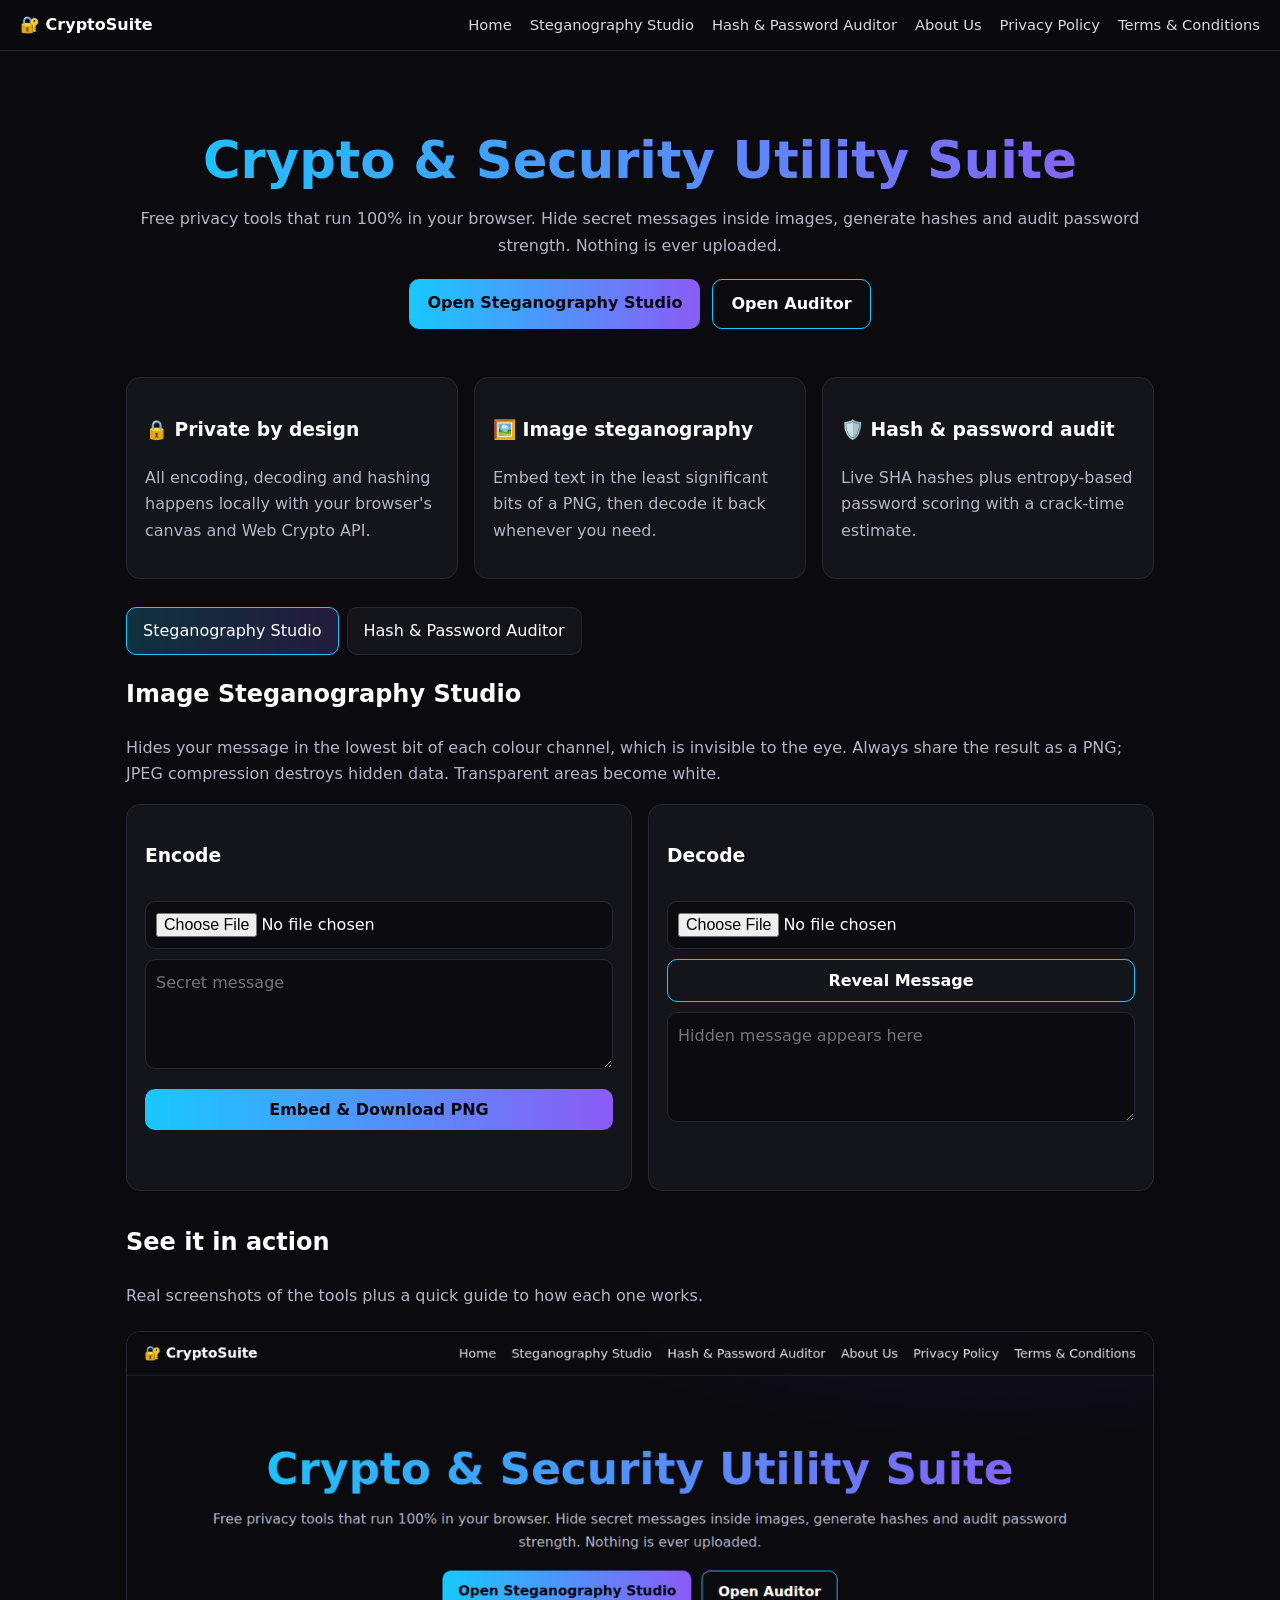
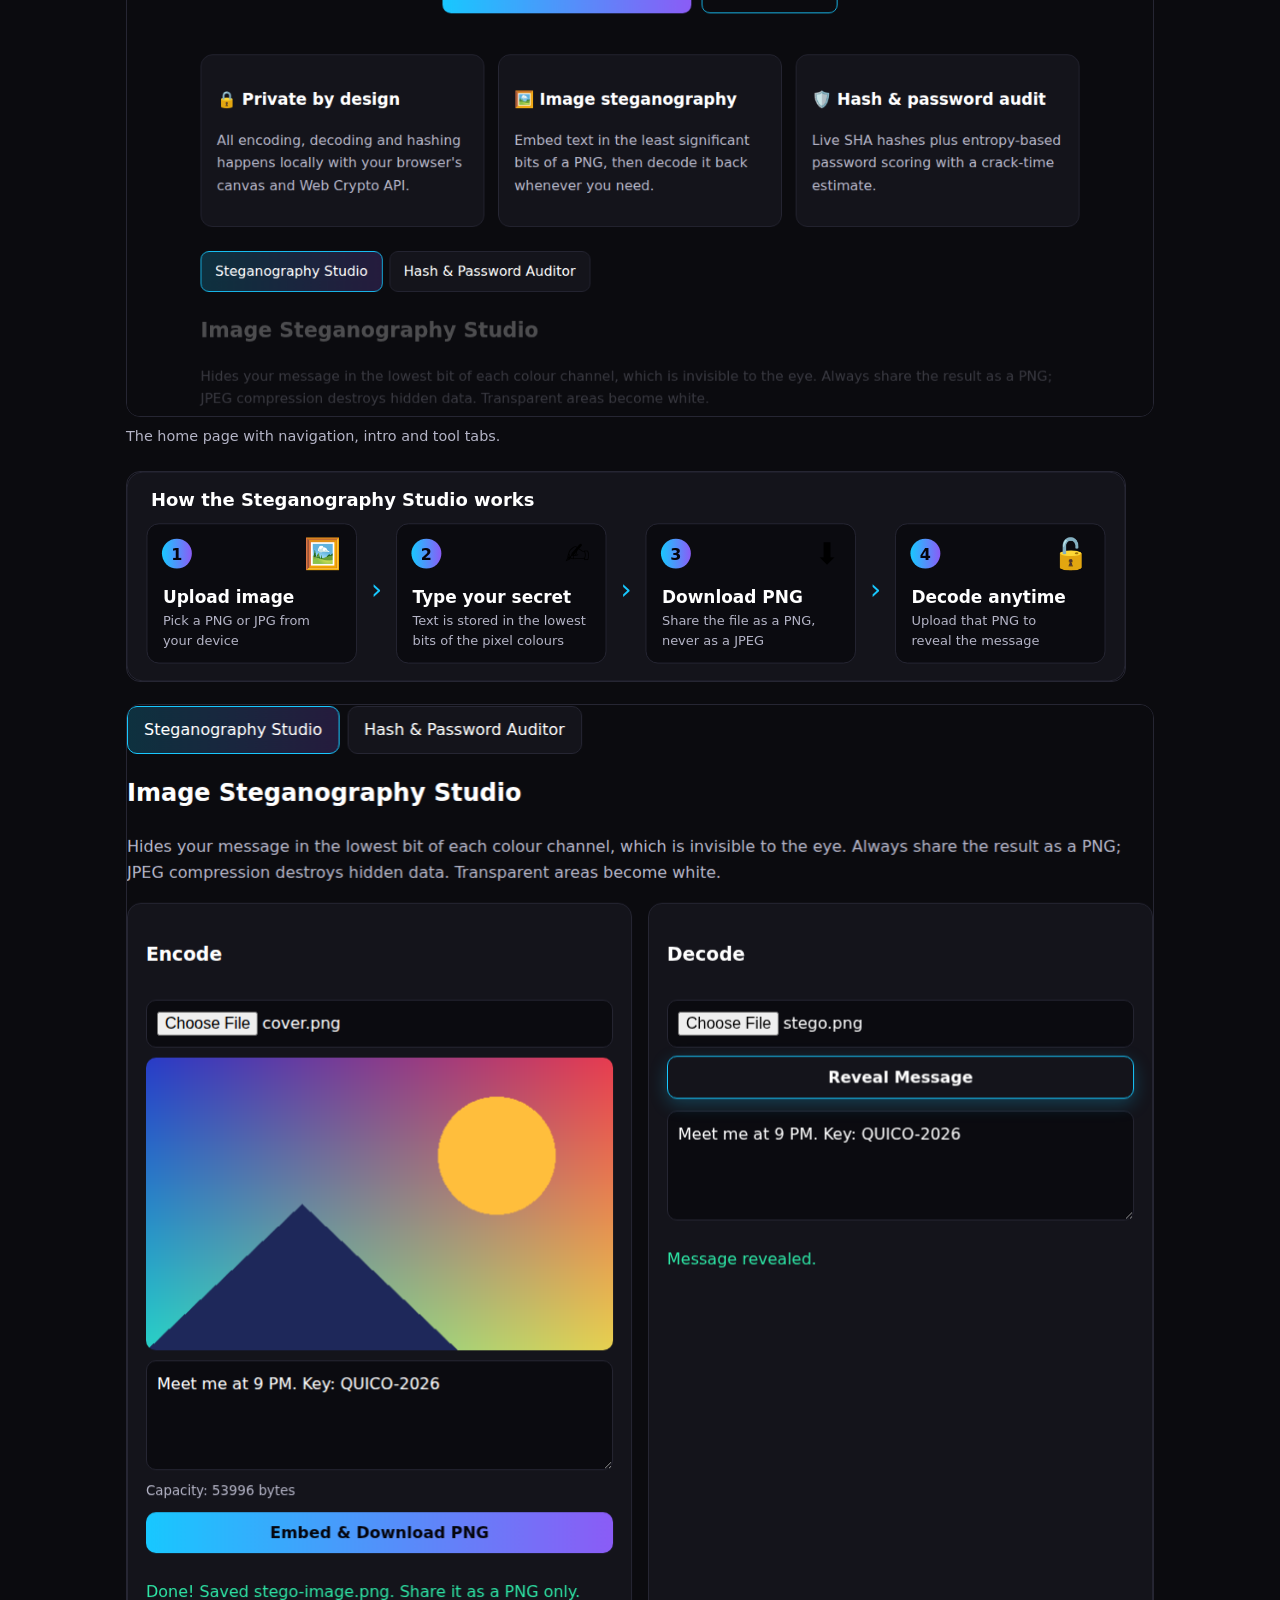
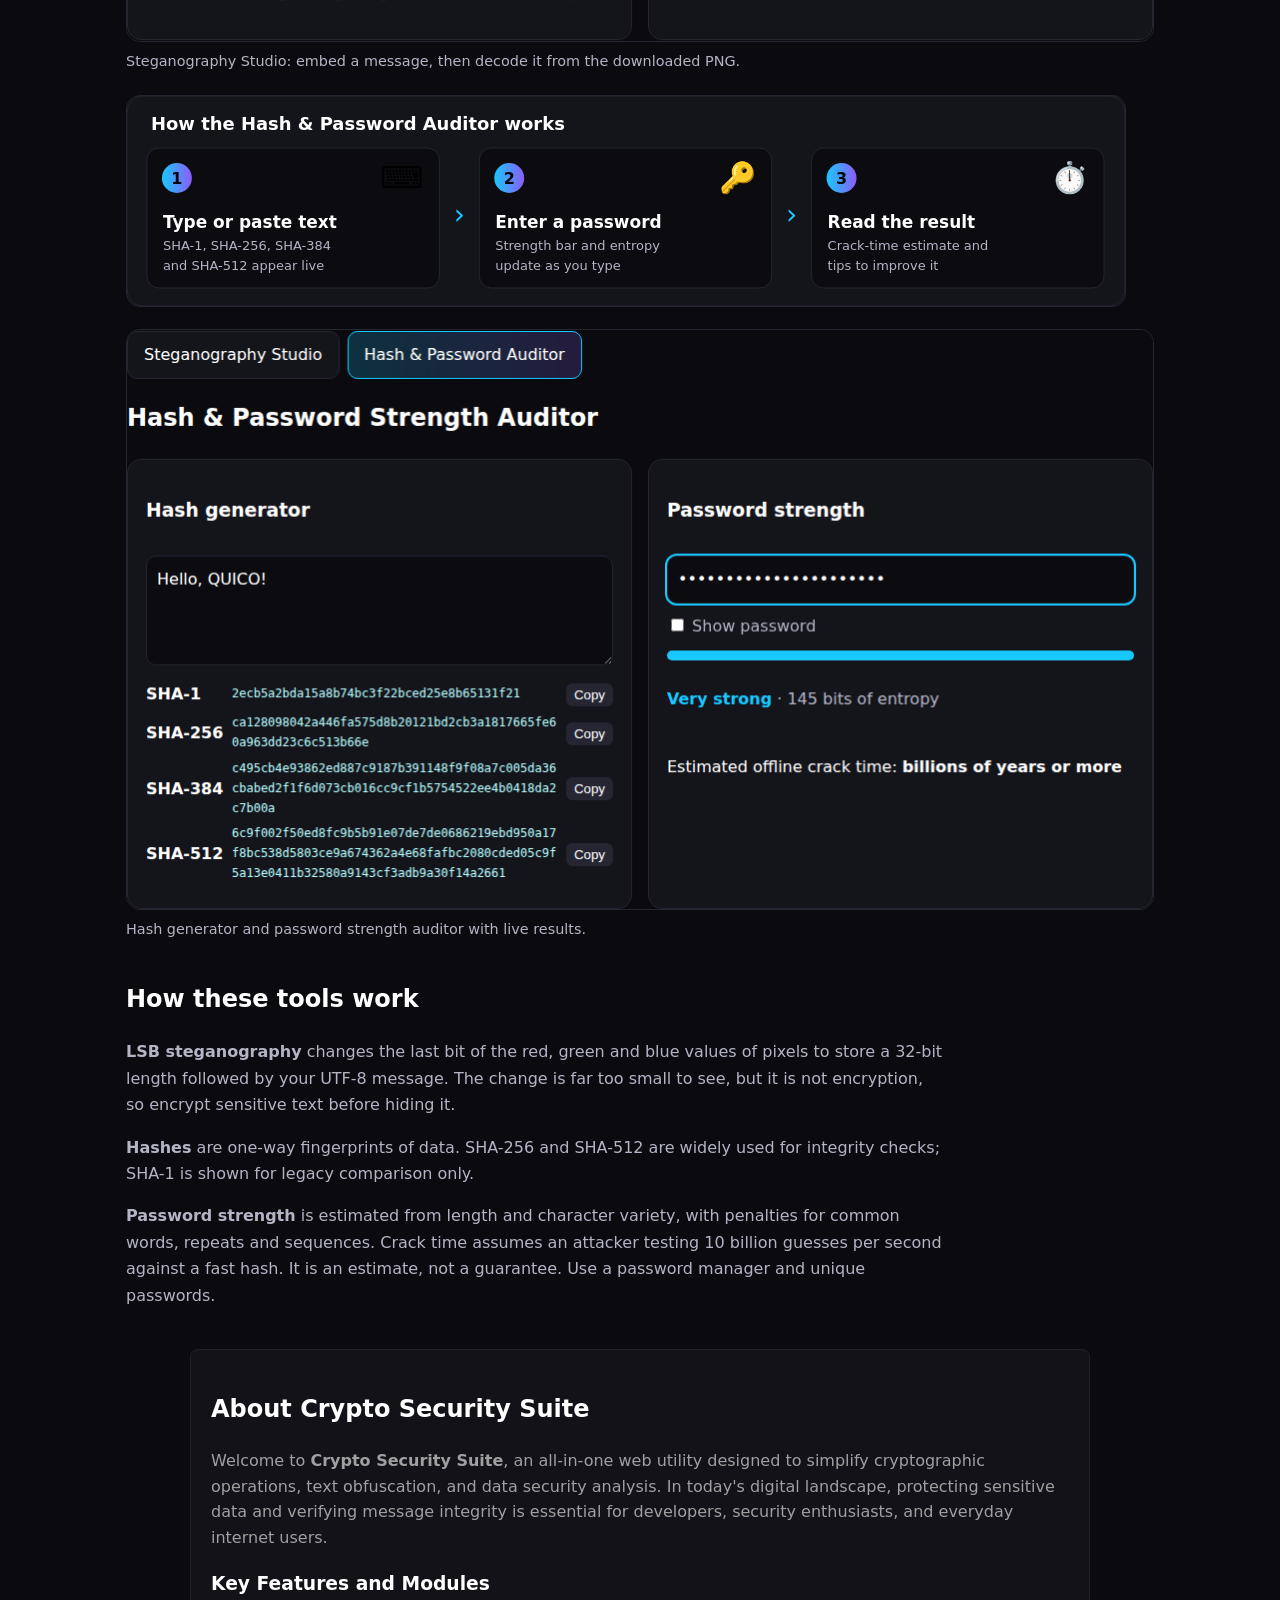
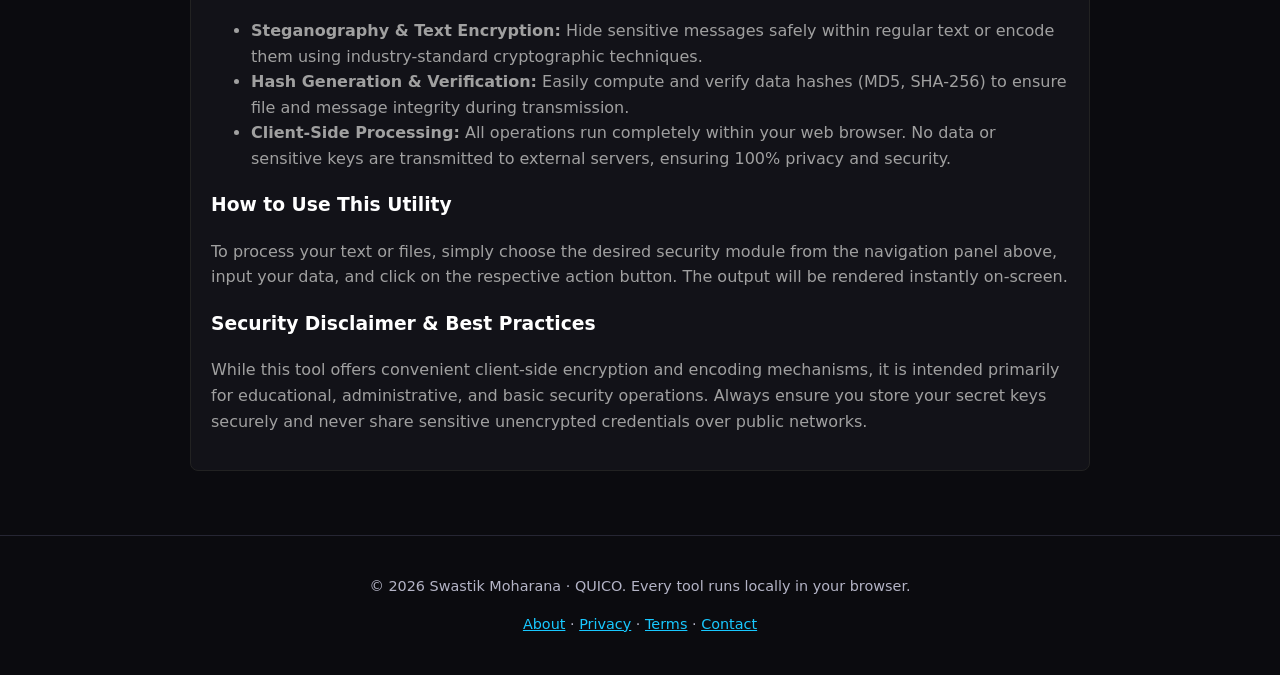
<file: index.html>
<!DOCTYPE html><html lang="en"><head><meta charset="utf-8"><meta name="viewport" content="width=device-width,initial-scale=1"><title>Crypto &amp; Security Utility Suite - Free Steganography &amp; Password Auditor</title><meta name="description" content="Free in-browser image steganography studio, hash generator and password strength auditor. Nothing is uploaded."><meta name="theme-color" content="#0b0b0f"><link rel="stylesheet" href="styles.css"><script async src="https://pagead2.googlesyndication.com/pagead/js/adsbygoogle.js?client=ca-pub-4023447827254400" crossorigin="anonymous"></script></head><body><header class="nav"><a class="brand" href="index.html">🔐 CryptoSuite</a><button id="menu" aria-label="Menu">☰</button><nav id="links"><a href="index.html#home">Home</a><a href="index.html#stego" data-tab="stego">Steganography Studio</a><a href="index.html#auditor" data-tab="auditor">Hash &amp; Password Auditor</a><a href="about.html">About Us</a><a href="privacy.html">Privacy Policy</a><a href="terms.html">Terms &amp; Conditions</a></nav></header><main>
<section id="home" class="hero"><h1>Crypto &amp; Security Utility Suite</h1><p class="muted">Free privacy tools that run 100% in your browser. Hide secret messages inside images, generate hashes and audit password strength. Nothing is ever uploaded.</p><div class="cta"><a class="btn" href="#stego" data-tab="stego">Open Steganography Studio</a><a class="btn alt" href="#auditor" data-tab="auditor">Open Auditor</a></div></section>
<div class="ad"><small>Advertisement</small><!-- AdSense: replace REPLACE_WITH_SLOT_ID with your ad unit ID (AdSense > Ads > By ad unit). The box stays hidden until you do. --><ins class="adsbygoogle" style="display:block" data-ad-client="ca-pub-4023447827254400" data-ad-slot="REPLACE_WITH_SLOT_ID" data-ad-format="auto" data-full-width-responsive="true"></ins></div>
<section class="grid"><div class="card"><h3>🔒 Private by design</h3><p class="muted">All encoding, decoding and hashing happens locally with your browser's canvas and Web Crypto API.</p></div><div class="card"><h3>🖼️ Image steganography</h3><p class="muted">Embed text in the least significant bits of a PNG, then decode it back whenever you need.</p></div><div class="card"><h3>🛡️ Hash &amp; password audit</h3><p class="muted">Live SHA hashes plus entropy-based password scoring with a crack-time estimate.</p></div></section>
<section id="tools"><div class="tabs"><button class="tab on" data-tab="stego">Steganography Studio</button><button class="tab" data-tab="auditor">Hash &amp; Password Auditor</button></div>
<div id="stego" class="panel on"><h2>Image Steganography Studio</h2><p class="muted">Hides your message in the lowest bit of each colour channel, which is invisible to the eye. Always share the result as a PNG; JPEG compression destroys hidden data. Transparent areas become white.</p>
<div class="two"><div class="box"><h3>Encode</h3><input type="file" id="encFile" accept="image/*"><canvas id="encCv" hidden></canvas><textarea id="secret" placeholder="Secret message"></textarea><small id="cap" class="muted"></small><button class="btn" id="encBtn">Embed &amp; Download PNG</button><p id="encMsg" class="msg"></p></div>
<div class="box"><h3>Decode</h3><input type="file" id="decFile" accept="image/png"><button class="btn alt" id="decBtn">Reveal Message</button><textarea id="out" readonly placeholder="Hidden message appears here"></textarea><p id="decMsg" class="msg"></p></div></div></div>
<div id="auditor" class="panel"><h2>Hash &amp; Password Strength Auditor</h2>
<div class="two"><div class="box"><h3>Hash generator</h3><textarea id="hIn" placeholder="Type or paste text to hash"></textarea><div id="hOut"></div></div>
<div class="box"><h3>Password strength</h3><input id="pw" type="password" placeholder="Enter a password to test" autocomplete="off"><label class="muted"><input type="checkbox" id="show" style="width:auto"> Show password</label><div class="bar"><i id="bar"></i></div><p><b id="lvl">-</b> <span id="ent" class="muted"></span></p><p>Estimated offline crack time: <b id="ct">-</b></p><ul id="tips" class="muted"></ul></div></div></div></section>
<div class="ad"><small>Advertisement</small><!-- AdSense: replace REPLACE_WITH_SLOT_ID with your ad unit ID (AdSense > Ads > By ad unit). The box stays hidden until you do. --><ins class="adsbygoogle" style="display:block" data-ad-client="ca-pub-4023447827254400" data-ad-slot="REPLACE_WITH_SLOT_ID" data-ad-format="auto" data-full-width-responsive="true"></ins></div>
<section class="shots" id="guide"><h2>See it in action</h2><p class="muted">Real screenshots of the tools plus a quick guide to how each one works.</p><figure><img src="assets/preview-home.png" width="1200" height="800" loading="lazy" alt="Home page of the Crypto and Security Utility Suite in dark theme"><figcaption>The home page with navigation, intro and tool tabs.</figcaption></figure><figure><img src="assets/guide-stego.svg" width="1000" height="210" loading="lazy" alt="Four steps: upload an image, type a secret, download the PNG, decode it later"></figure><figure><img src="assets/preview-stego.png" width="1028" height="937" loading="lazy" alt="Steganography Studio with a cover image, secret message and the decoded message shown"><figcaption>Steganography Studio: embed a message, then decode it from the downloaded PNG.</figcaption></figure><figure><img src="assets/guide-auditor.svg" width="1000" height="210" loading="lazy" alt="Three steps: type text for hashes, enter a password, read the crack-time result"></figure><figure><img src="assets/preview-auditor.png" width="1028" height="593" loading="lazy" alt="Hash generator showing SHA hashes and the password strength meter"><figcaption>Hash generator and password strength auditor with live results.</figcaption></figure></section>
<section class="doc"><h2>How these tools work</h2><p class="muted"><b>LSB steganography</b> changes the last bit of the red, green and blue values of pixels to store a 32-bit length followed by your UTF-8 message. The change is far too small to see, but it is not encryption, so encrypt sensitive text before hiding it.</p><p class="muted"><b>Hashes</b> are one-way fingerprints of data. SHA-256 and SHA-512 are widely used for integrity checks; SHA-1 is shown for legacy comparison only.</p><p class="muted"><b>Password strength</b> is estimated from length and character variety, with penalties for common words, repeats and sequences. Crack time assumes an attacker testing 10 billion guesses per second against a fast hash. It is an estimate, not a guarantee. Use a password manager and unique passwords.</p></section>

<!-- About & Documentation Section for AdSense Compliance -->
<section id="documentation" style="max-width: 900px; margin: 40px auto; padding: 20px; font-family: system-ui, sans-serif; line-height: 1.6; color: #a0a0a0; background: #121218; border-radius: 8px; border: 1px solid #222;">
    <h2 style="color: #fff;">About Crypto Security Suite</h2>
    <p>
        Welcome to <strong>Crypto Security Suite</strong>, an all-in-one web utility designed to simplify cryptographic operations, text obfuscation, and data security analysis. In today's digital landscape, protecting sensitive data and verifying message integrity is essential for developers, security enthusiasts, and everyday internet users.
    </p>

    <h3 style="color: #fff;">Key Features and Modules</h3>
    <ul>
        <li><strong>Steganography & Text Encryption:</strong> Hide sensitive messages safely within regular text or encode them using industry-standard cryptographic techniques.</li>
        <li><strong>Hash Generation & Verification:</strong> Easily compute and verify data hashes (MD5, SHA-256) to ensure file and message integrity during transmission.</li>
        <li><strong>Client-Side Processing:</strong> All operations run completely within your web browser. No data or sensitive keys are transmitted to external servers, ensuring 100% privacy and security.</li>
    </ul>

    <h3 style="color: #fff;">How to Use This Utility</h3>
    <p>
        To process your text or files, simply choose the desired security module from the navigation panel above, input your data, and click on the respective action button. The output will be rendered instantly on-screen.
    </p>

    <h3 style="color: #fff;">Security Disclaimer & Best Practices</h3>
    <p>
        While this tool offers convenient client-side encryption and encoding mechanisms, it is intended primarily for educational, administrative, and basic security operations. Always ensure you store your secret keys securely and never share sensitive unencrypted credentials over public networks.
    </p>
</section>

</main><footer><p>© 2026 Swastik Moharana · QUICO. Every tool runs locally in your browser.</p><p><a href="about.html">About</a> · <a href="privacy.html">Privacy</a> · <a href="terms.html">Terms</a> · <a href="mailto:swastikmoharana4@gmail.com">Contact</a></p></footer><script src="script.js" defer></script></body></html>
</file>
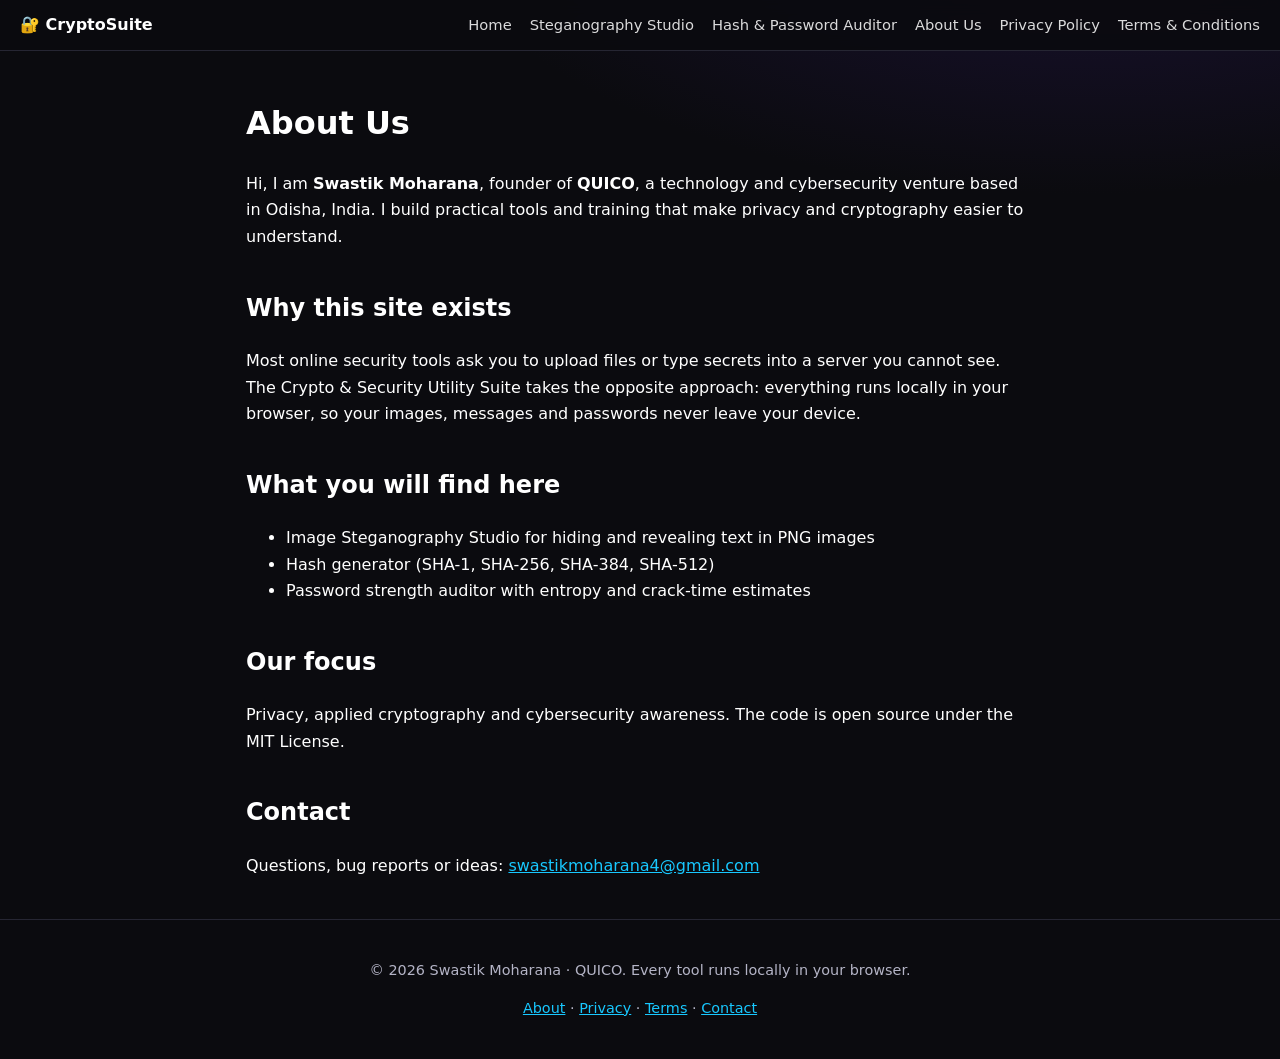
<file: about.html>
<!DOCTYPE html><html lang="en"><head><meta charset="utf-8"><meta name="viewport" content="width=device-width,initial-scale=1"><title>About Us - Crypto &amp; Security Utility Suite</title><meta name="description" content="About Swastik Moharana, founder of QUICO, and the privacy-first security tools on this site."><meta name="theme-color" content="#0b0b0f"><link rel="stylesheet" href="styles.css"><script async src="https://pagead2.googlesyndication.com/pagead/js/adsbygoogle.js?client=ca-pub-4023447827254400" crossorigin="anonymous"></script></head><body><header class="nav"><a class="brand" href="index.html">🔐 CryptoSuite</a><button id="menu" aria-label="Menu">☰</button><nav id="links"><a href="index.html#home">Home</a><a href="index.html#stego" data-tab="stego">Steganography Studio</a><a href="index.html#auditor" data-tab="auditor">Hash &amp; Password Auditor</a><a href="about.html">About Us</a><a href="privacy.html">Privacy Policy</a><a href="terms.html">Terms &amp; Conditions</a></nav></header><main class="doc"><h1>About Us</h1><p>Hi, I am <b>Swastik Moharana</b>, founder of <b>QUICO</b>, a technology and cybersecurity venture based in Odisha, India. I build practical tools and training that make privacy and cryptography easier to understand.</p>
<h2>Why this site exists</h2><p>Most online security tools ask you to upload files or type secrets into a server you cannot see. The Crypto &amp; Security Utility Suite takes the opposite approach: everything runs locally in your browser, so your images, messages and passwords never leave your device.</p>
<h2>What you will find here</h2><ul><li>Image Steganography Studio for hiding and revealing text in PNG images</li><li>Hash generator (SHA-1, SHA-256, SHA-384, SHA-512)</li><li>Password strength auditor with entropy and crack-time estimates</li></ul>
<h2>Our focus</h2><p>Privacy, applied cryptography and cybersecurity awareness. The code is open source under the MIT License.</p>
<h2>Contact</h2><p>Questions, bug reports or ideas: <a href="mailto:swastikmoharana4@gmail.com">swastikmoharana4@gmail.com</a></p></main><footer><p>© 2026 Swastik Moharana · QUICO. Every tool runs locally in your browser.</p><p><a href="about.html">About</a> · <a href="privacy.html">Privacy</a> · <a href="terms.html">Terms</a> · <a href="mailto:swastikmoharana4@gmail.com">Contact</a></p></footer><script src="script.js" defer></script></body></html>
</file>
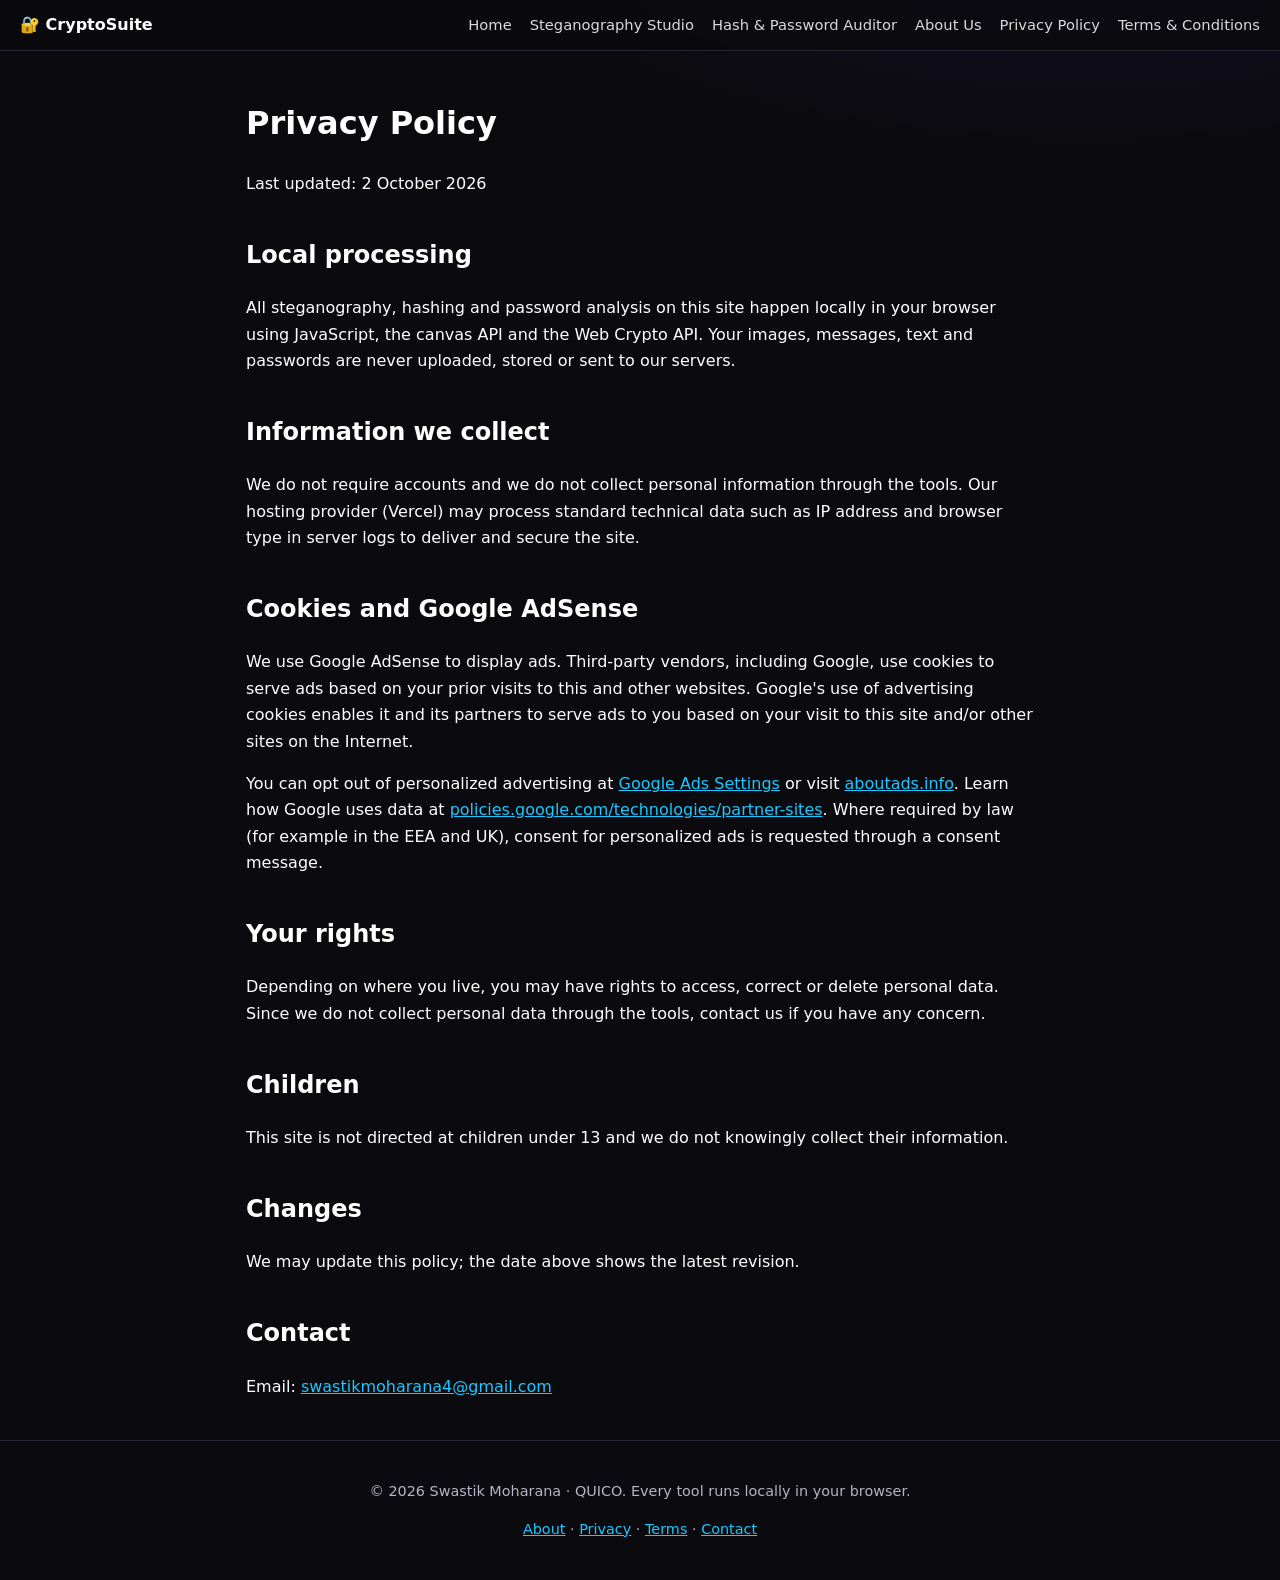
<file: privacy.html>
<!DOCTYPE html><html lang="en"><head><meta charset="utf-8"><meta name="viewport" content="width=device-width,initial-scale=1"><title>Privacy Policy - Crypto &amp; Security Utility Suite</title><meta name="description" content="Privacy Policy: all cryptographic operations run locally in your browser. Information about cookies and Google AdSense."><meta name="theme-color" content="#0b0b0f"><link rel="stylesheet" href="styles.css"><script async src="https://pagead2.googlesyndication.com/pagead/js/adsbygoogle.js?client=ca-pub-4023447827254400" crossorigin="anonymous"></script></head><body><header class="nav"><a class="brand" href="index.html">🔐 CryptoSuite</a><button id="menu" aria-label="Menu">☰</button><nav id="links"><a href="index.html#home">Home</a><a href="index.html#stego" data-tab="stego">Steganography Studio</a><a href="index.html#auditor" data-tab="auditor">Hash &amp; Password Auditor</a><a href="about.html">About Us</a><a href="privacy.html">Privacy Policy</a><a href="terms.html">Terms &amp; Conditions</a></nav></header><main class="doc"><h1>Privacy Policy</h1><p>Last updated: 2 October 2026</p>
<h2>Local processing</h2><p>All steganography, hashing and password analysis on this site happen locally in your browser using JavaScript, the canvas API and the Web Crypto API. Your images, messages, text and passwords are never uploaded, stored or sent to our servers.</p>
<h2>Information we collect</h2><p>We do not require accounts and we do not collect personal information through the tools. Our hosting provider (Vercel) may process standard technical data such as IP address and browser type in server logs to deliver and secure the site.</p>
<h2>Cookies and Google AdSense</h2><p>We use Google AdSense to display ads. Third-party vendors, including Google, use cookies to serve ads based on your prior visits to this and other websites. Google's use of advertising cookies enables it and its partners to serve ads to you based on your visit to this site and/or other sites on the Internet.</p><p>You can opt out of personalized advertising at <a href="https://www.google.com/settings/ads" target="_blank" rel="noopener">Google Ads Settings</a> or visit <a href="https://www.aboutads.info" target="_blank" rel="noopener">aboutads.info</a>. Learn how Google uses data at <a href="https://policies.google.com/technologies/partner-sites" target="_blank" rel="noopener">policies.google.com/technologies/partner-sites</a>. Where required by law (for example in the EEA and UK), consent for personalized ads is requested through a consent message.</p>
<h2>Your rights</h2><p>Depending on where you live, you may have rights to access, correct or delete personal data. Since we do not collect personal data through the tools, contact us if you have any concern.</p>
<h2>Children</h2><p>This site is not directed at children under 13 and we do not knowingly collect their information.</p>
<h2>Changes</h2><p>We may update this policy; the date above shows the latest revision.</p>
<h2>Contact</h2><p>Email: <a href="mailto:swastikmoharana4@gmail.com">swastikmoharana4@gmail.com</a></p></main><footer><p>© 2026 Swastik Moharana · QUICO. Every tool runs locally in your browser.</p><p><a href="about.html">About</a> · <a href="privacy.html">Privacy</a> · <a href="terms.html">Terms</a> · <a href="mailto:swastikmoharana4@gmail.com">Contact</a></p></footer><script src="script.js" defer></script></body></html>
</file>
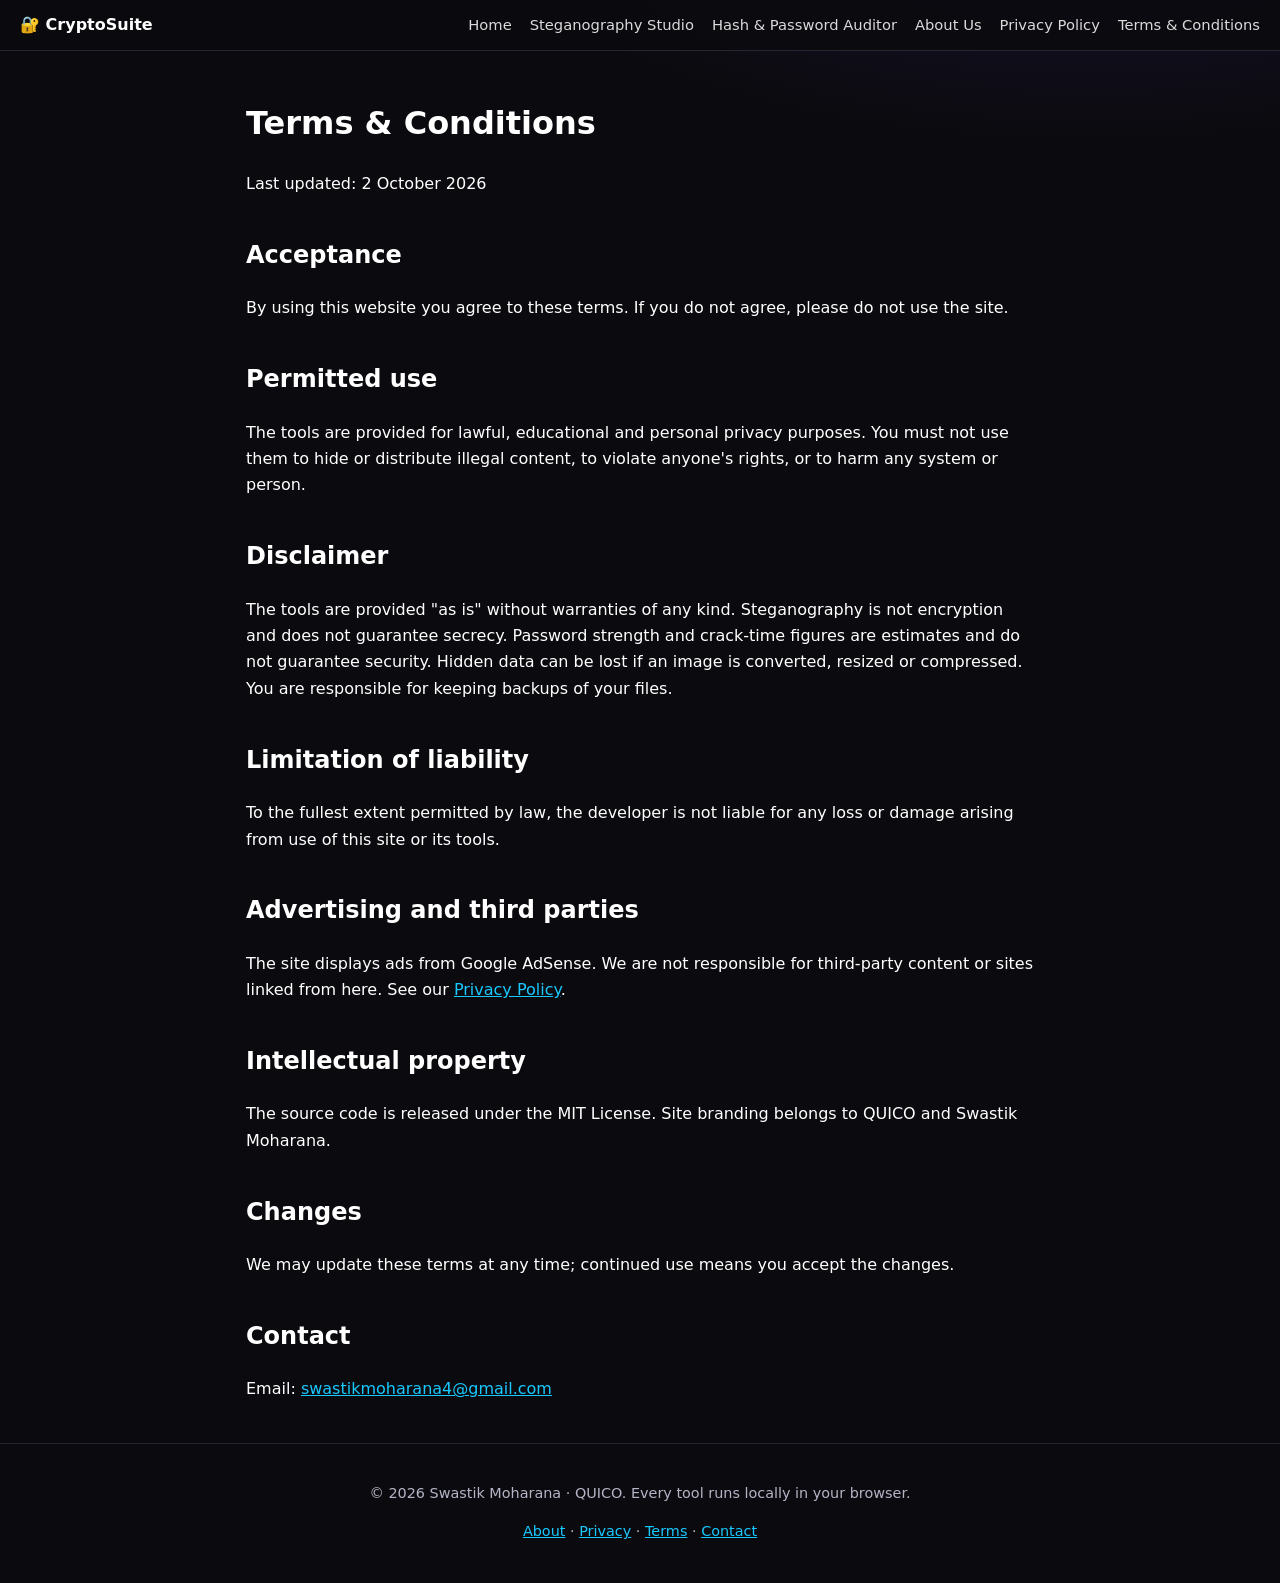
<file: terms.html>
<!DOCTYPE html><html lang="en"><head><meta charset="utf-8"><meta name="viewport" content="width=device-width,initial-scale=1"><title>Terms &amp; Conditions - Crypto &amp; Security Utility Suite</title><meta name="description" content="Terms and Conditions and usage disclaimers for the Crypto and Security Utility Suite."><meta name="theme-color" content="#0b0b0f"><link rel="stylesheet" href="styles.css"><script async src="https://pagead2.googlesyndication.com/pagead/js/adsbygoogle.js?client=ca-pub-4023447827254400" crossorigin="anonymous"></script></head><body><header class="nav"><a class="brand" href="index.html">🔐 CryptoSuite</a><button id="menu" aria-label="Menu">☰</button><nav id="links"><a href="index.html#home">Home</a><a href="index.html#stego" data-tab="stego">Steganography Studio</a><a href="index.html#auditor" data-tab="auditor">Hash &amp; Password Auditor</a><a href="about.html">About Us</a><a href="privacy.html">Privacy Policy</a><a href="terms.html">Terms &amp; Conditions</a></nav></header><main class="doc"><h1>Terms &amp; Conditions</h1><p>Last updated: 2 October 2026</p>
<h2>Acceptance</h2><p>By using this website you agree to these terms. If you do not agree, please do not use the site.</p>
<h2>Permitted use</h2><p>The tools are provided for lawful, educational and personal privacy purposes. You must not use them to hide or distribute illegal content, to violate anyone's rights, or to harm any system or person.</p>
<h2>Disclaimer</h2><p>The tools are provided "as is" without warranties of any kind. Steganography is not encryption and does not guarantee secrecy. Password strength and crack-time figures are estimates and do not guarantee security. Hidden data can be lost if an image is converted, resized or compressed. You are responsible for keeping backups of your files.</p>
<h2>Limitation of liability</h2><p>To the fullest extent permitted by law, the developer is not liable for any loss or damage arising from use of this site or its tools.</p>
<h2>Advertising and third parties</h2><p>The site displays ads from Google AdSense. We are not responsible for third-party content or sites linked from here. See our <a href="privacy.html">Privacy Policy</a>.</p>
<h2>Intellectual property</h2><p>The source code is released under the MIT License. Site branding belongs to QUICO and Swastik Moharana.</p>
<h2>Changes</h2><p>We may update these terms at any time; continued use means you accept the changes.</p>
<h2>Contact</h2><p>Email: <a href="mailto:swastikmoharana4@gmail.com">swastikmoharana4@gmail.com</a></p></main><footer><p>© 2026 Swastik Moharana · QUICO. Every tool runs locally in your browser.</p><p><a href="about.html">About</a> · <a href="privacy.html">Privacy</a> · <a href="terms.html">Terms</a> · <a href="mailto:swastikmoharana4@gmail.com">Contact</a></p></footer><script src="script.js" defer></script></body></html>
</file>
<file: styles.css>
/* Crypto & Security Utility Suite - dark theme */
:root{--bg:#0b0b0f;--card:#14141b;--line:#262633;--mut:#b4b4c6;--a:#18c8ff;--b:#8b5cf6;--ok:#2ee6a6;--bad:#ff4d5e}
*{box-sizing:border-box}html{scroll-behavior:smooth}
body{margin:0;background:radial-gradient(1100px 500px at 85% -10%,#1b1235 0,transparent 60%),var(--bg);color:#fff;font:16px/1.65 system-ui,-apple-system,"Segoe UI",Roboto,sans-serif}
a{color:var(--a)}main{max-width:1060px;margin:0 auto;padding:24px 16px}
.nav{position:sticky;top:0;z-index:10;display:flex;align-items:center;justify-content:space-between;gap:12px;padding:12px 20px;background:#0b0b0fe6;backdrop-filter:blur(8px);border-bottom:1px solid var(--line)}
.brand{font-weight:700;color:#fff;text-decoration:none}
#links{display:flex;gap:18px;flex-wrap:wrap}#links a{color:#fff;text-decoration:none;font-size:.92rem;opacity:.85;transition:.2s}#links a:hover{opacity:1;color:var(--a)}
#menu{display:none;background:none;border:1px solid var(--line);color:#fff;border-radius:8px;font-size:1.2rem;padding:4px 10px}
.hero{text-align:center;padding:56px 0 24px}.hero h1{font-size:clamp(2rem,5vw,3.2rem);line-height:1.15;margin:0 0 12px;background:linear-gradient(90deg,var(--a),var(--b));-webkit-background-clip:text;background-clip:text;color:transparent}
.cta{display:flex;gap:12px;justify-content:center;flex-wrap:wrap;margin-top:20px}
.btn{display:inline-block;background:linear-gradient(90deg,var(--a),var(--b));color:#05050c;font-family:inherit;font-weight:600;font-size:1rem;border:0;border-radius:10px;padding:11px 18px;cursor:pointer;text-decoration:none;transition:.2s}.btn:hover{transform:translateY(-2px);box-shadow:0 6px 20px #18c8ff44}
.btn.alt{background:transparent;color:#fff;border:1px solid var(--a)}
.grid{display:grid;grid-template-columns:repeat(auto-fit,minmax(240px,1fr));gap:16px;margin:24px 0}
.card,.box{background:var(--card);border:1px solid var(--line);border-radius:14px;padding:18px;transition:.25s}.card:hover{transform:translateY(-4px);border-color:var(--a)}
.tabs{display:flex;gap:8px;flex-wrap:wrap;margin:28px 0 12px}.tab{background:var(--card);border:1px solid var(--line);color:#fff;padding:10px 16px;border-radius:10px;cursor:pointer;font:inherit}.tab.on{background:linear-gradient(90deg,#18c8ff33,#8b5cf633);border-color:var(--a)}
.panel{display:none}.panel.on{display:block;animation:fade .35s}@keyframes fade{from{opacity:0;transform:translateY(8px)}to{opacity:1;transform:none}}
.two{display:grid;grid-template-columns:repeat(auto-fit,minmax(300px,1fr));gap:16px}.box{display:flex;flex-direction:column;gap:10px}
input,textarea{width:100%;background:#0b0b10;color:#fff;border:1px solid var(--line);border-radius:10px;padding:10px;font:inherit}textarea{min-height:110px;resize:vertical}input:focus,textarea:focus,button:focus-visible{outline:2px solid var(--a)}
canvas{max-width:100%;border-radius:10px}.muted{color:var(--mut)}.msg.ok{color:var(--ok)}.msg.bad{color:var(--bad)}
.bar{height:10px;background:var(--line);border-radius:6px;overflow:hidden}.bar i{display:block;height:100%;width:0;transition:.3s}
.hrow{display:grid;grid-template-columns:78px 1fr auto;gap:8px;align-items:center;margin:6px 0}code{word-break:break-all;font-size:.75rem;color:#bff}
.mini{background:var(--line);color:#fff;border:0;border-radius:6px;padding:4px 8px;cursor:pointer}
.ad{display:none;margin:24px 0;text-align:center;min-height:100px}.ad.on{display:block}.ad small{color:var(--mut);display:block;font-size:.7rem}
.doc{max-width:820px}.doc h2{margin-top:1.6em}
footer{border-top:1px solid var(--line);text-align:center;padding:24px 16px;color:var(--mut);font-size:.9rem}
@media(max-width:780px){#menu{display:block}#links{display:none;position:absolute;top:100%;left:0;right:0;flex-direction:column;background:var(--bg);padding:16px 20px;border-bottom:1px solid var(--line)}#links.open{display:flex}}
@media(prefers-reduced-motion:reduce){*{animation:none!important;transition:none!important;scroll-behavior:auto!important}}
.shots{margin:32px 0}.shots figure{margin:22px 0}.shots img{display:block;max-width:100%;height:auto;border:1px solid var(--line);border-radius:14px}.shots figcaption{color:var(--mut);font-size:.9rem;margin-top:8px}
</file>
